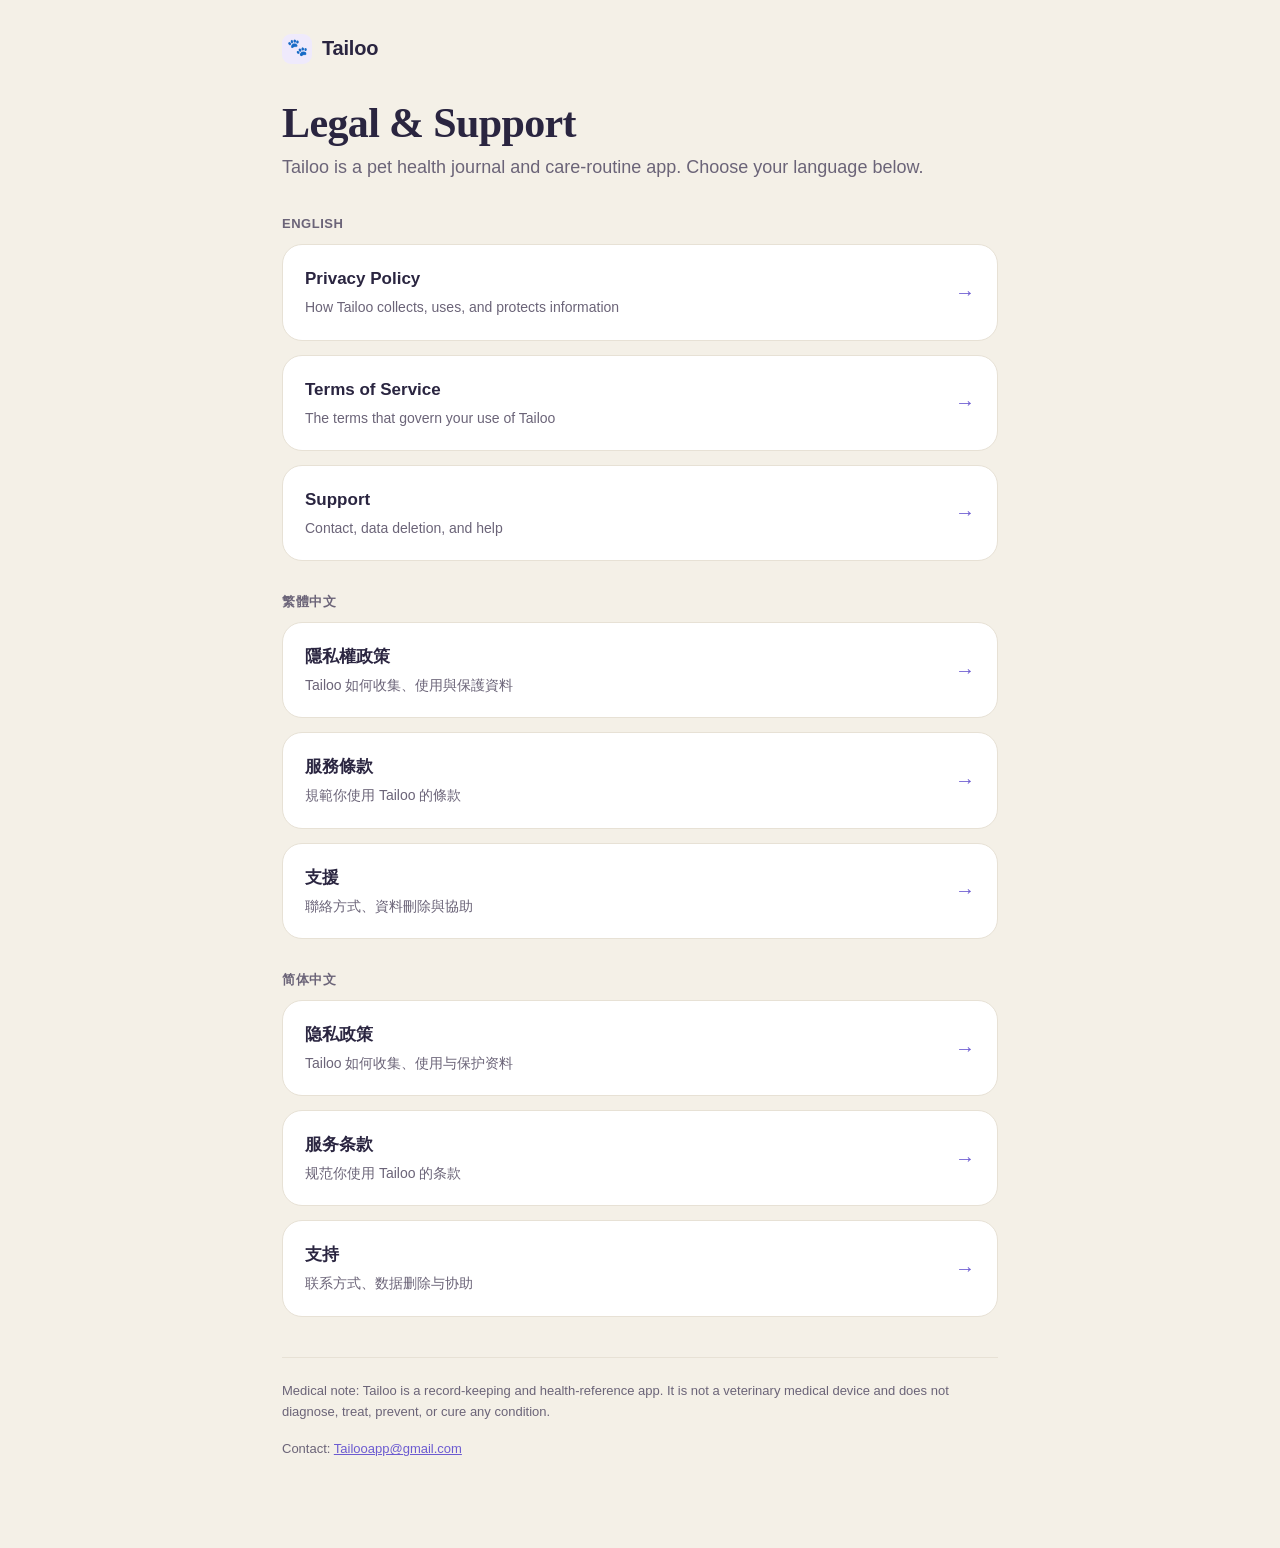
<file: index.html>
<!DOCTYPE html>
<html lang="en">
<head>
<meta charset="utf-8">
<meta name="viewport" content="width=device-width, initial-scale=1">
<title>Tailoo — Legal &amp; Support</title>
<meta name="description" content="Tailoo pet health journal — Privacy Policy, Terms of Service, and Support in English, 繁體中文, and 简体中文.">
<link rel="stylesheet" href="assets/style.css">
</head>
<body>
<main class="wrap">
  <div class="topbar">
    <span class="brand"><span class="paw">🐾</span> Tailoo</span>
  </div>

  <h1>Legal &amp; Support</h1>
  <p class="lede">Tailoo is a pet health journal and care‑routine app. Choose your language below.</p>

  <p class="langcol-title">English</p>
  <div class="grid">
    <a class="linkcard" href="en/privacy.html"><span><span class="t">Privacy Policy</span><span class="d">How Tailoo collects, uses, and protects information</span></span><span class="arrow">→</span></a>
    <a class="linkcard" href="en/terms.html"><span><span class="t">Terms of Service</span><span class="d">The terms that govern your use of Tailoo</span></span><span class="arrow">→</span></a>
    <a class="linkcard" href="en/support.html"><span><span class="t">Support</span><span class="d">Contact, data deletion, and help</span></span><span class="arrow">→</span></a>
  </div>

  <p class="langcol-title">繁體中文</p>
  <div class="grid">
    <a class="linkcard" href="zh-Hant/privacy.html"><span><span class="t">隱私權政策</span><span class="d">Tailoo 如何收集、使用與保護資料</span></span><span class="arrow">→</span></a>
    <a class="linkcard" href="zh-Hant/terms.html"><span><span class="t">服務條款</span><span class="d">規範你使用 Tailoo 的條款</span></span><span class="arrow">→</span></a>
    <a class="linkcard" href="zh-Hant/support.html"><span><span class="t">支援</span><span class="d">聯絡方式、資料刪除與協助</span></span><span class="arrow">→</span></a>
  </div>

  <p class="langcol-title">简体中文</p>
  <div class="grid">
    <a class="linkcard" href="zh-Hans/privacy.html"><span><span class="t">隐私政策</span><span class="d">Tailoo 如何收集、使用与保护资料</span></span><span class="arrow">→</span></a>
    <a class="linkcard" href="zh-Hans/terms.html"><span><span class="t">服务条款</span><span class="d">规范你使用 Tailoo 的条款</span></span><span class="arrow">→</span></a>
    <a class="linkcard" href="zh-Hans/support.html"><span><span class="t">支持</span><span class="d">联系方式、数据删除与协助</span></span><span class="arrow">→</span></a>
  </div>

  <div class="footer">
    <p>Medical note: Tailoo is a record‑keeping and health‑reference app. It is not a veterinary medical device and does not diagnose, treat, prevent, or cure any condition.</p>
    <p>Contact: <a href="mailto:Tailooapp@gmail.com">Tailooapp@gmail.com</a></p>
  </div>
</main>
</body>
</html>
</file>
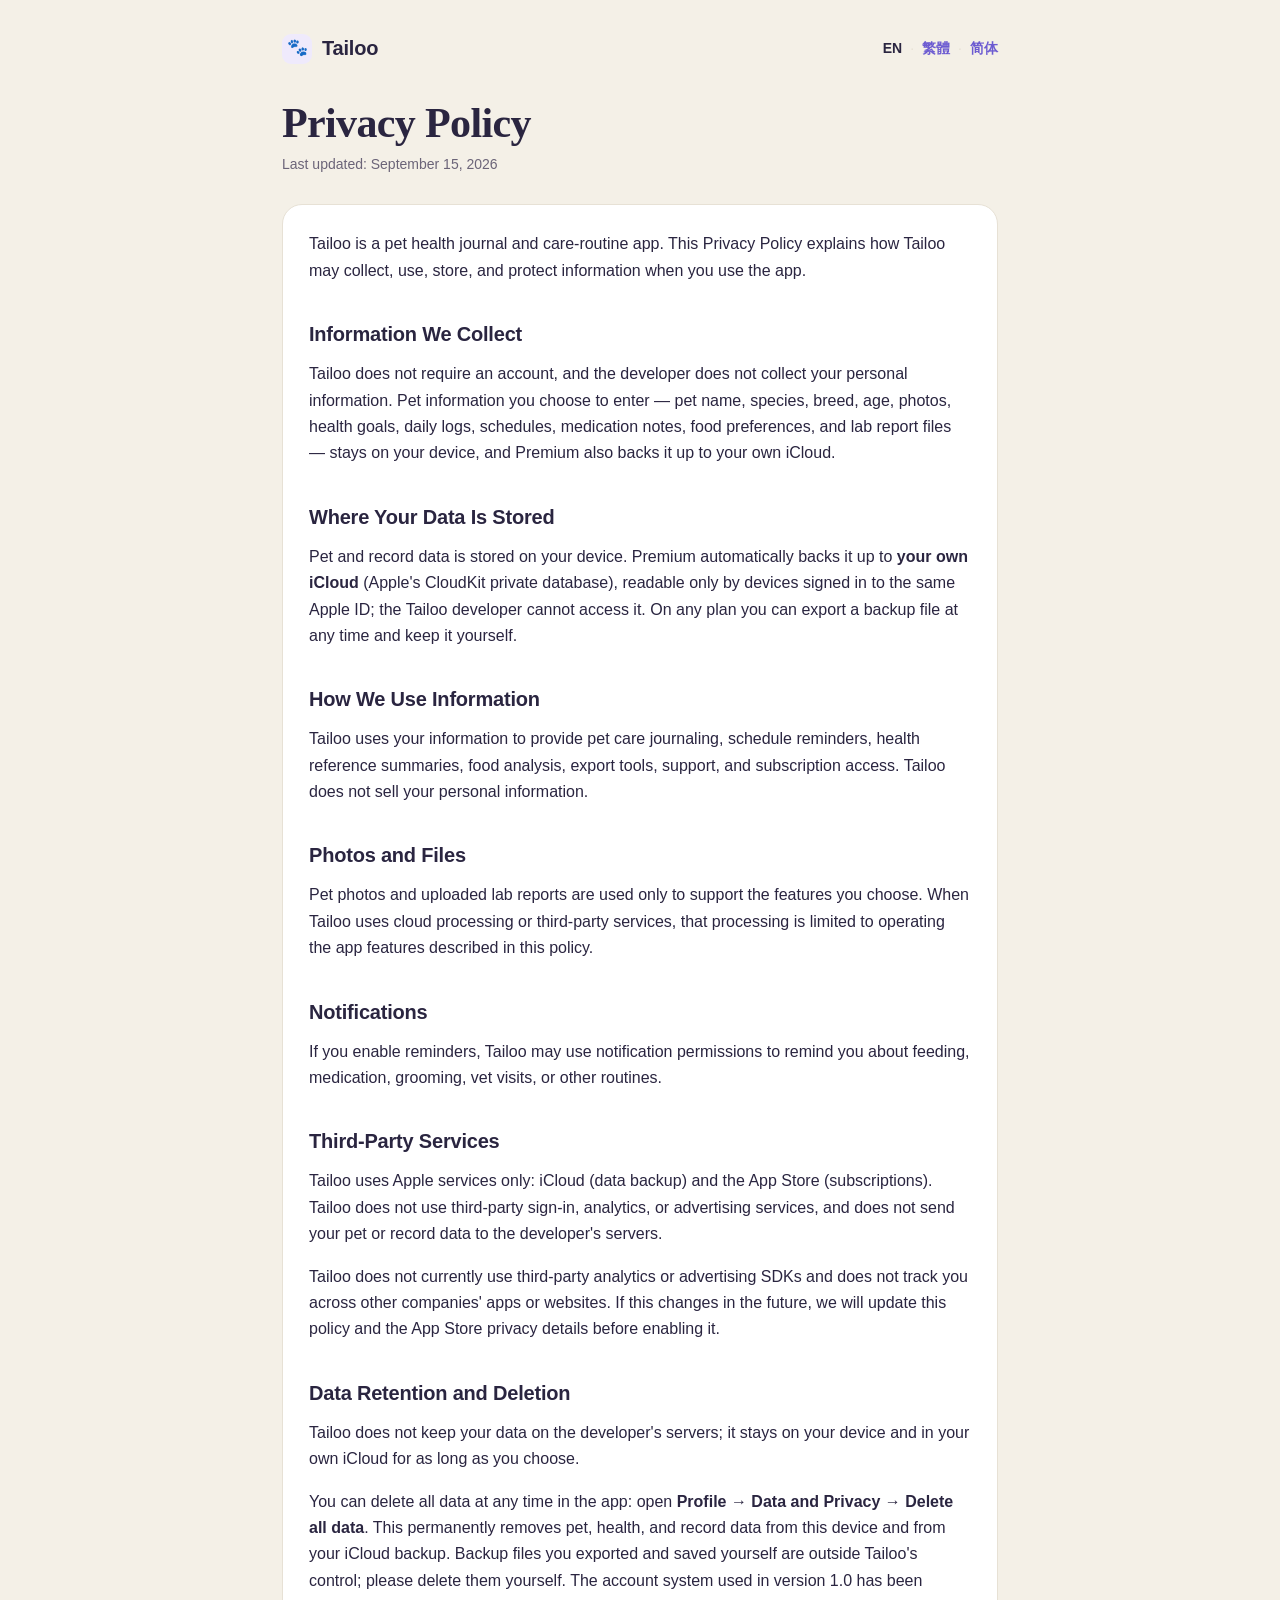
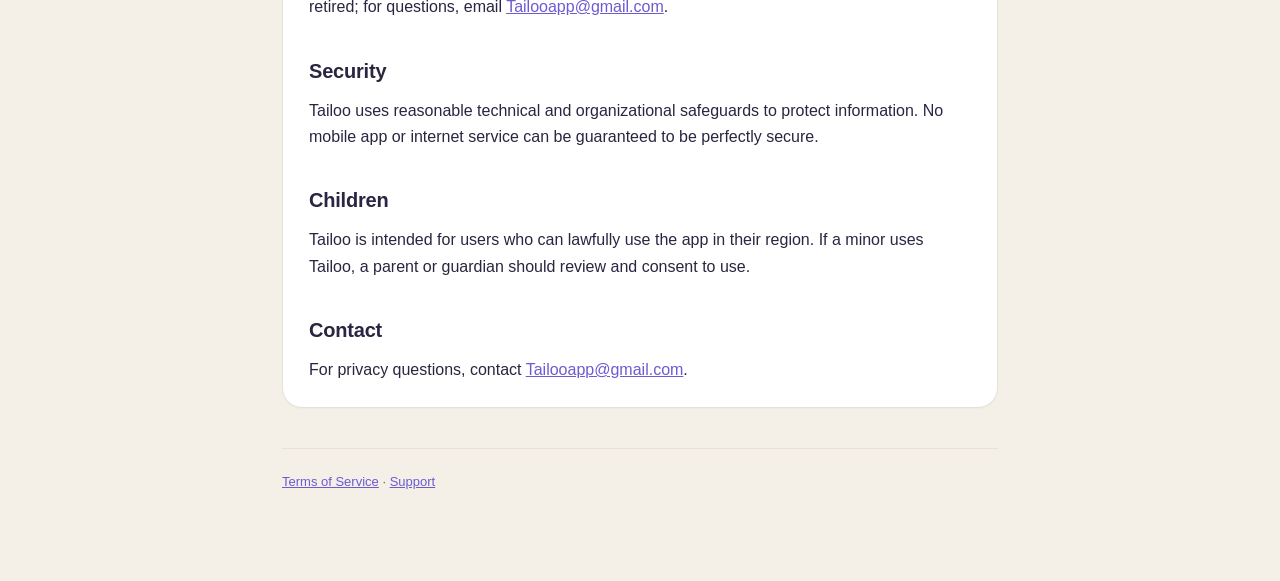
<file: en/privacy.html>
<!DOCTYPE html>
<html lang="en">
<head>
<meta charset="utf-8">
<meta name="viewport" content="width=device-width, initial-scale=1">
<title>Privacy Policy — Tailoo</title>
<meta name="description" content="Tailoo Privacy Policy — how the pet health journal app collects, uses, stores, and protects information.">
<link rel="stylesheet" href="../assets/style.css">
</head>
<body>
<main class="wrap">
  <div class="topbar">
    <a class="brand" href="../index.html"><span class="paw">🐾</span> Tailoo</a>
    <nav class="langnav"><a class="active">EN</a><span class="sep">·</span><a href="../zh-Hant/privacy.html">繁體</a><span class="sep">·</span><a href="../zh-Hans/privacy.html">简体</a></nav>
  </div>

  <h1>Privacy Policy</h1>
  <p class="updated">Last updated: September 15, 2026</p>

  <div class="card">
    <p>Tailoo is a pet health journal and care‑routine app. This Privacy Policy explains how Tailoo may collect, use, store, and protect information when you use the app.</p>

    <h2>Information We Collect</h2>
    <p>Tailoo does not require an account, and the developer does not collect your personal information. Pet information you choose to enter — pet name, species, breed, age, photos, health goals, daily logs, schedules, medication notes, food preferences, and lab report files — stays on your device, and Premium also backs it up to your own iCloud.</p>

    <h2>Where Your Data Is Stored</h2>
    <p>Pet and record data is stored on your device. Premium automatically backs it up to <strong>your own iCloud</strong> (Apple's CloudKit private database), readable only by devices signed in to the same Apple ID; the Tailoo developer cannot access it. On any plan you can export a backup file at any time and keep it yourself.</p>

    <h2>How We Use Information</h2>
    <p>Tailoo uses your information to provide pet care journaling, schedule reminders, health reference summaries, food analysis, export tools, support, and subscription access. Tailoo does not sell your personal information.</p>

    <h2>Photos and Files</h2>
    <p>Pet photos and uploaded lab reports are used only to support the features you choose. When Tailoo uses cloud processing or third‑party services, that processing is limited to operating the app features described in this policy.</p>

    <h2>Notifications</h2>
    <p>If you enable reminders, Tailoo may use notification permissions to remind you about feeding, medication, grooming, vet visits, or other routines.</p>

    <h2>Third‑Party Services</h2>
    <p>Tailoo uses Apple services only: iCloud (data backup) and the App Store (subscriptions). Tailoo does not use third‑party sign‑in, analytics, or advertising services, and does not send your pet or record data to the developer's servers.</p>
    <p>Tailoo does not currently use third‑party analytics or advertising SDKs and does not track you across other companies' apps or websites. If this changes in the future, we will update this policy and the App Store privacy details before enabling it.</p>

    <h2>Data Retention and Deletion</h2>
    <p>Tailoo does not keep your data on the developer's servers; it stays on your device and in your own iCloud for as long as you choose.</p>
    <p>You can delete all data at any time in the app: open <strong>Profile → Data and Privacy → Delete all data</strong>. This permanently removes pet, health, and record data from this device and from your iCloud backup. Backup files you exported and saved yourself are outside Tailoo's control; please delete them yourself. The account system used in version 1.0 has been retired; for questions, email <a href="mailto:Tailooapp@gmail.com">Tailooapp@gmail.com</a>.</p>

    <h2>Security</h2>
    <p>Tailoo uses reasonable technical and organizational safeguards to protect information. No mobile app or internet service can be guaranteed to be perfectly secure.</p>

    <h2>Children</h2>
    <p>Tailoo is intended for users who can lawfully use the app in their region. If a minor uses Tailoo, a parent or guardian should review and consent to use.</p>

    <h2>Contact</h2>
    <p>For privacy questions, contact <a href="mailto:Tailooapp@gmail.com">Tailooapp@gmail.com</a>.</p>
  </div>

  <div class="footer">
    <p><a href="terms.html">Terms of Service</a> · <a href="support.html">Support</a></p>
  </div>
</main>
</body>
</html>
</file>
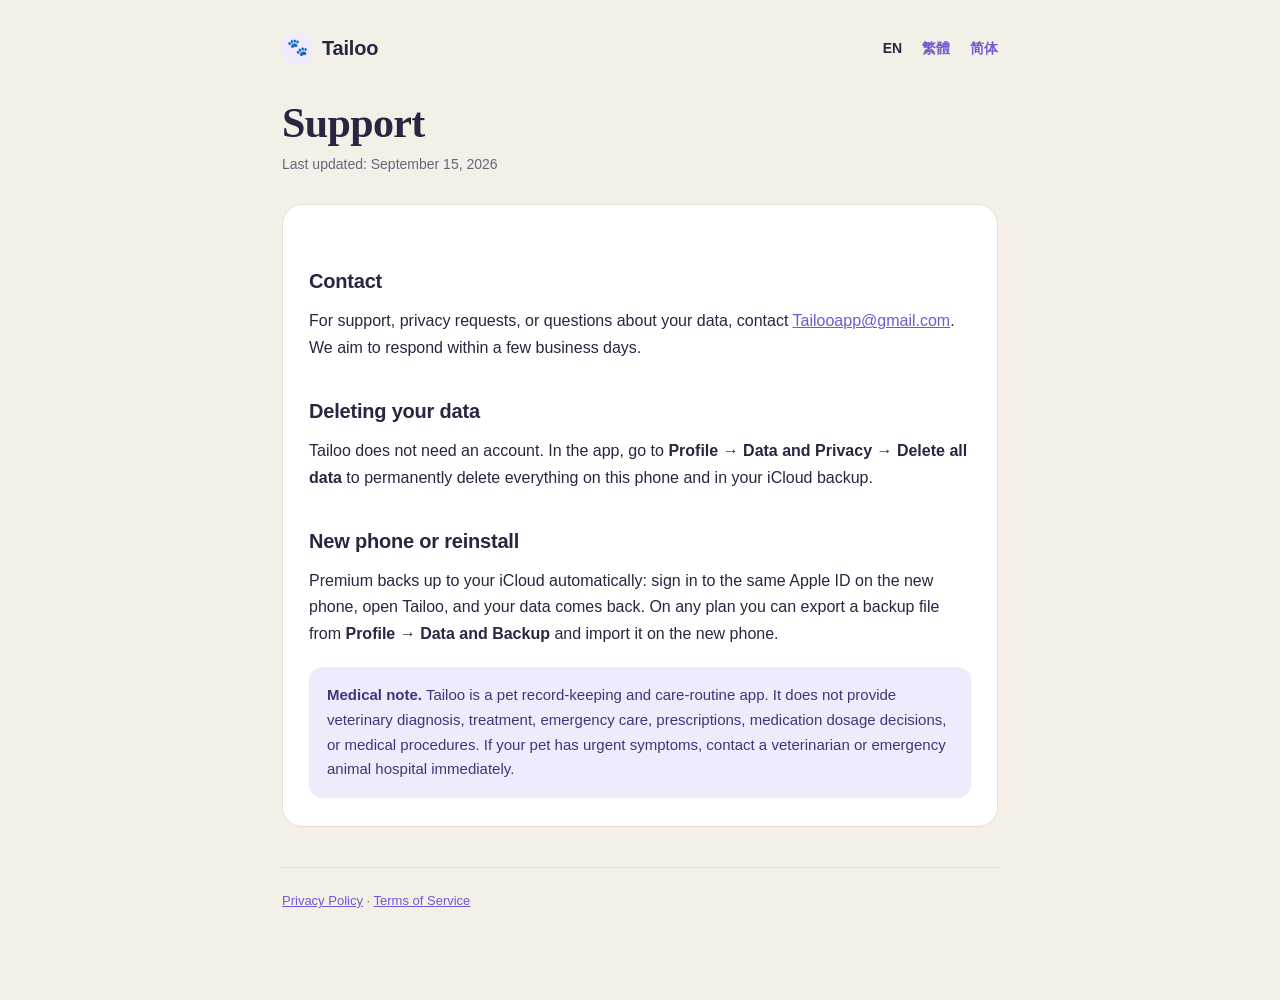
<file: en/support.html>
<!DOCTYPE html>
<html lang="en">
<head>
<meta charset="utf-8">
<meta name="viewport" content="width=device-width, initial-scale=1">
<title>Support — Tailoo</title>
<meta name="description" content="Tailoo support — contact, account deletion, and help for the pet health journal app.">
<link rel="stylesheet" href="../assets/style.css">
</head>
<body>
<main class="wrap">
  <div class="topbar">
    <a class="brand" href="../index.html"><span class="paw">🐾</span> Tailoo</a>
    <nav class="langnav"><a class="active">EN</a><span class="sep">·</span><a href="../zh-Hant/support.html">繁體</a><span class="sep">·</span><a href="../zh-Hans/support.html">简体</a></nav>
  </div>

  <h1>Support</h1>
  <p class="updated">Last updated: September 15, 2026</p>

  <div class="card">
    <h2>Contact</h2>
    <p>For support, privacy requests, or questions about your data, contact <a href="mailto:Tailooapp@gmail.com">Tailooapp@gmail.com</a>. We aim to respond within a few business days.</p>

    <h2>Deleting your data</h2>
    <p>Tailoo does not need an account. In the app, go to <strong>Profile → Data and Privacy → Delete all data</strong> to permanently delete everything on this phone and in your iCloud backup.</p>
    <h2>New phone or reinstall</h2>
    <p>Premium backs up to your iCloud automatically: sign in to the same Apple ID on the new phone, open Tailoo, and your data comes back. On any plan you can export a backup file from <strong>Profile → Data and Backup</strong> and import it on the new phone.</p>

    <div class="note">
      <strong>Medical note.</strong> Tailoo is a pet record‑keeping and care‑routine app. It does not provide veterinary diagnosis, treatment, emergency care, prescriptions, medication dosage decisions, or medical procedures. If your pet has urgent symptoms, contact a veterinarian or emergency animal hospital immediately.
    </div>
  </div>

  <div class="footer">
    <p><a href="privacy.html">Privacy Policy</a> · <a href="terms.html">Terms of Service</a></p>
  </div>
</main>
</body>
</html>
</file>
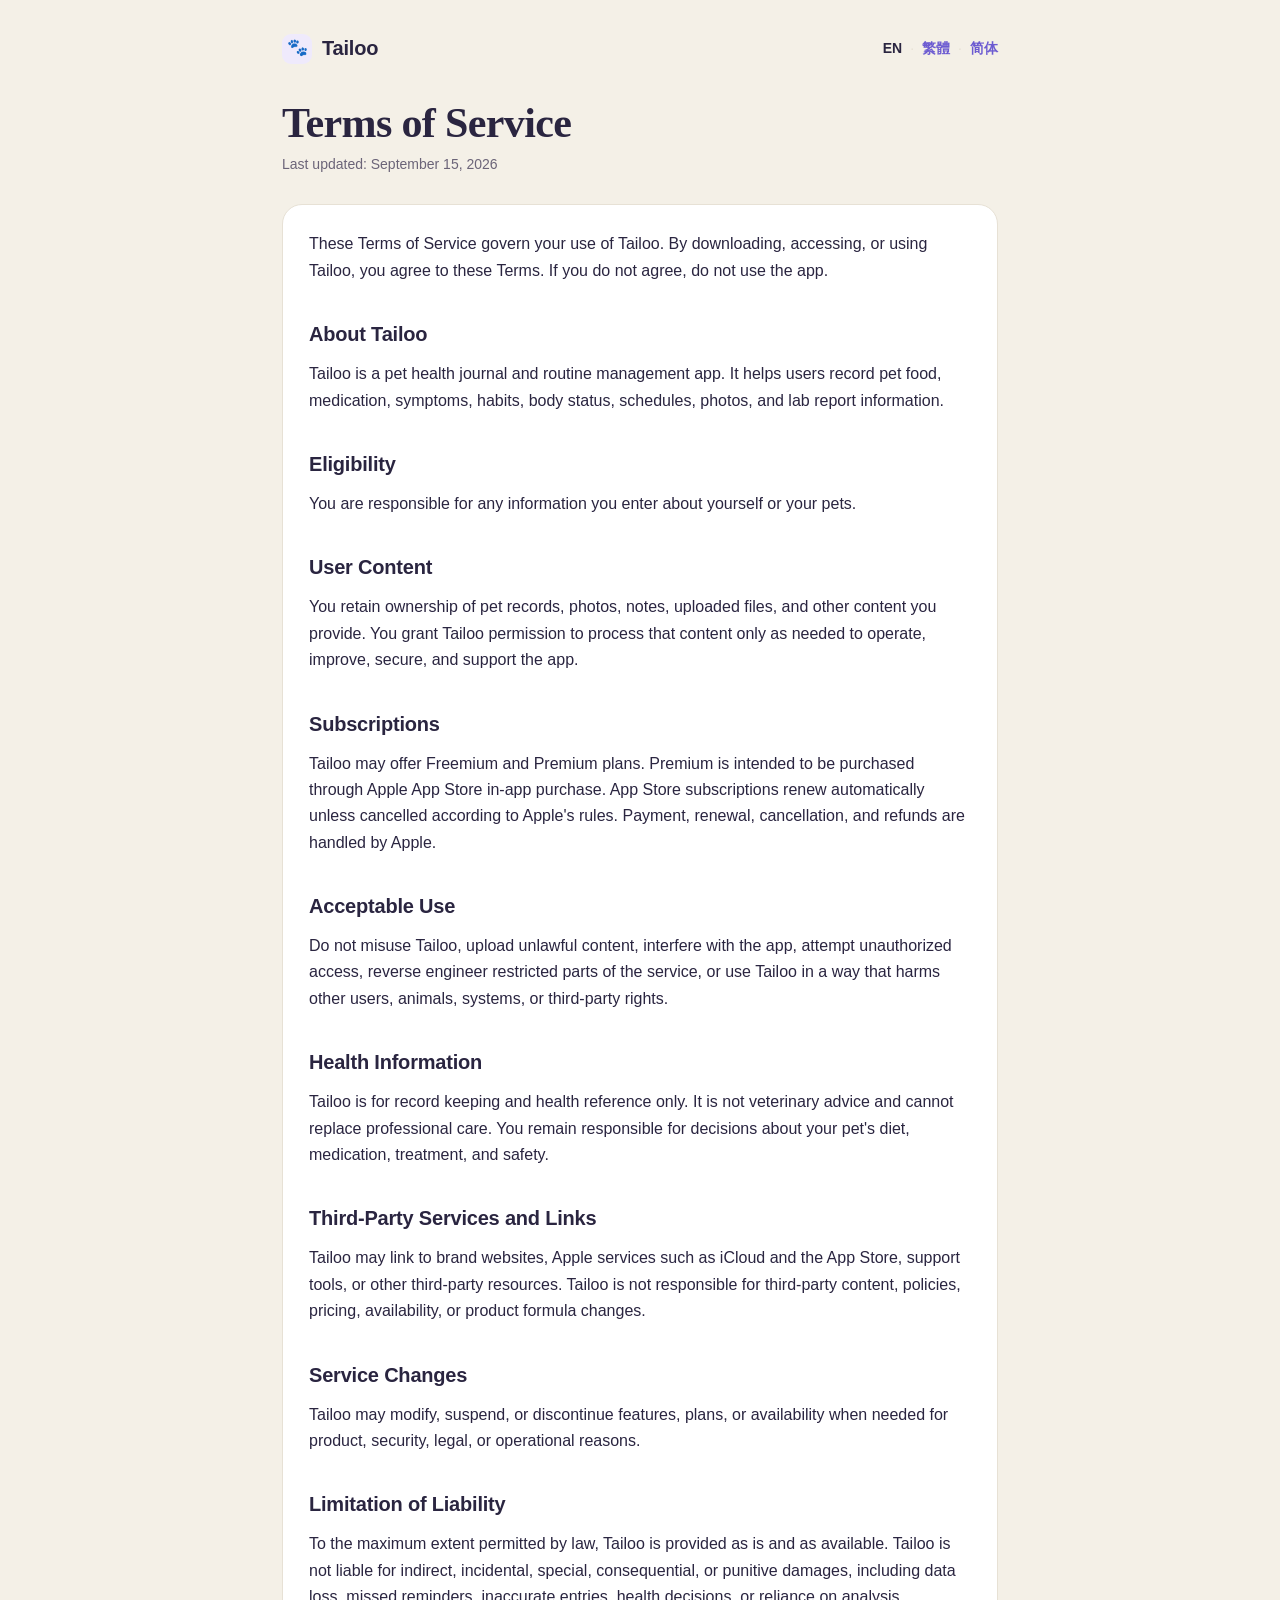
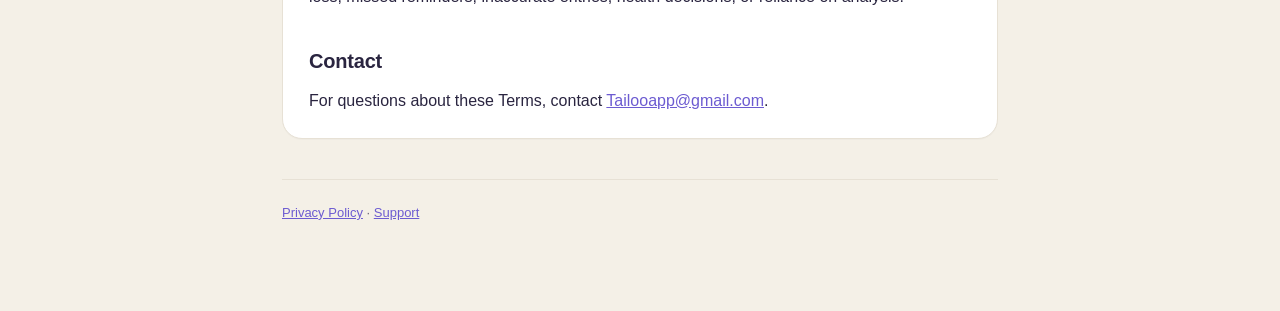
<file: en/terms.html>
<!DOCTYPE html>
<html lang="en">
<head>
<meta charset="utf-8">
<meta name="viewport" content="width=device-width, initial-scale=1">
<title>Terms of Service — Tailoo</title>
<meta name="description" content="Tailoo Terms of Service — the terms that govern your use of the pet health journal app.">
<link rel="stylesheet" href="../assets/style.css">
</head>
<body>
<main class="wrap">
  <div class="topbar">
    <a class="brand" href="../index.html"><span class="paw">🐾</span> Tailoo</a>
    <nav class="langnav"><a class="active">EN</a><span class="sep">·</span><a href="../zh-Hant/terms.html">繁體</a><span class="sep">·</span><a href="../zh-Hans/terms.html">简体</a></nav>
  </div>

  <h1>Terms of Service</h1>
  <p class="updated">Last updated: September 15, 2026</p>

  <div class="card">
    <p>These Terms of Service govern your use of Tailoo. By downloading, accessing, or using Tailoo, you agree to these Terms. If you do not agree, do not use the app.</p>

    <h2>About Tailoo</h2>
    <p>Tailoo is a pet health journal and routine management app. It helps users record pet food, medication, symptoms, habits, body status, schedules, photos, and lab report information.</p>

    <h2>Eligibility</h2>
    <p>You are responsible for any information you enter about yourself or your pets.</p>

    <h2>User Content</h2>
    <p>You retain ownership of pet records, photos, notes, uploaded files, and other content you provide. You grant Tailoo permission to process that content only as needed to operate, improve, secure, and support the app.</p>

    <h2>Subscriptions</h2>
    <p>Tailoo may offer Freemium and Premium plans. Premium is intended to be purchased through Apple App Store in‑app purchase. App Store subscriptions renew automatically unless cancelled according to Apple's rules. Payment, renewal, cancellation, and refunds are handled by Apple.</p>

    <h2>Acceptable Use</h2>
    <p>Do not misuse Tailoo, upload unlawful content, interfere with the app, attempt unauthorized access, reverse engineer restricted parts of the service, or use Tailoo in a way that harms other users, animals, systems, or third‑party rights.</p>

    <h2>Health Information</h2>
    <p>Tailoo is for record keeping and health reference only. It is not veterinary advice and cannot replace professional care. You remain responsible for decisions about your pet's diet, medication, treatment, and safety.</p>

    <h2>Third‑Party Services and Links</h2>
    <p>Tailoo may link to brand websites, Apple services such as iCloud and the App Store, support tools, or other third‑party resources. Tailoo is not responsible for third‑party content, policies, pricing, availability, or product formula changes.</p>

    <h2>Service Changes</h2>
    <p>Tailoo may modify, suspend, or discontinue features, plans, or availability when needed for product, security, legal, or operational reasons.</p>

    <h2>Limitation of Liability</h2>
    <p>To the maximum extent permitted by law, Tailoo is provided as is and as available. Tailoo is not liable for indirect, incidental, special, consequential, or punitive damages, including data loss, missed reminders, inaccurate entries, health decisions, or reliance on analysis.</p>

    <h2>Contact</h2>
    <p>For questions about these Terms, contact <a href="mailto:Tailooapp@gmail.com">Tailooapp@gmail.com</a>.</p>
  </div>

  <div class="footer">
    <p><a href="privacy.html">Privacy Policy</a> · <a href="support.html">Support</a></p>
  </div>
</main>
</body>
</html>
</file>
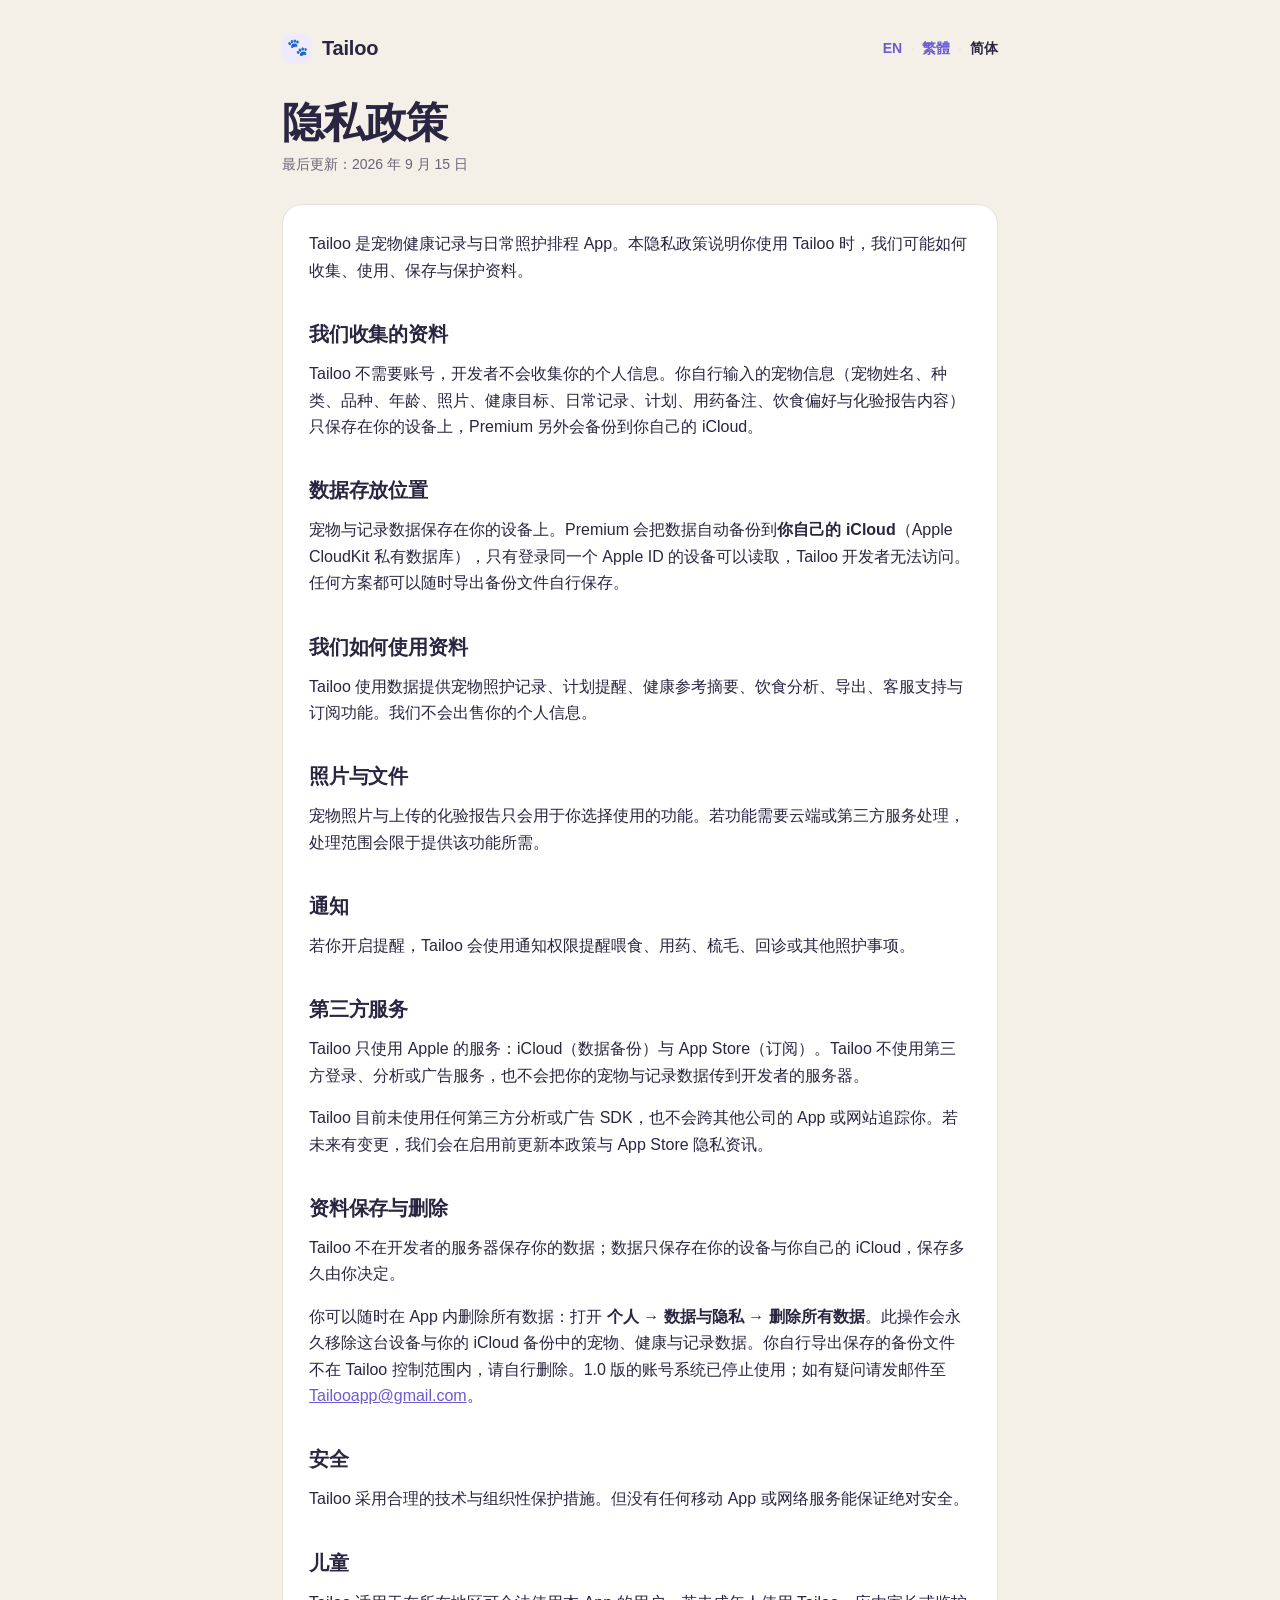
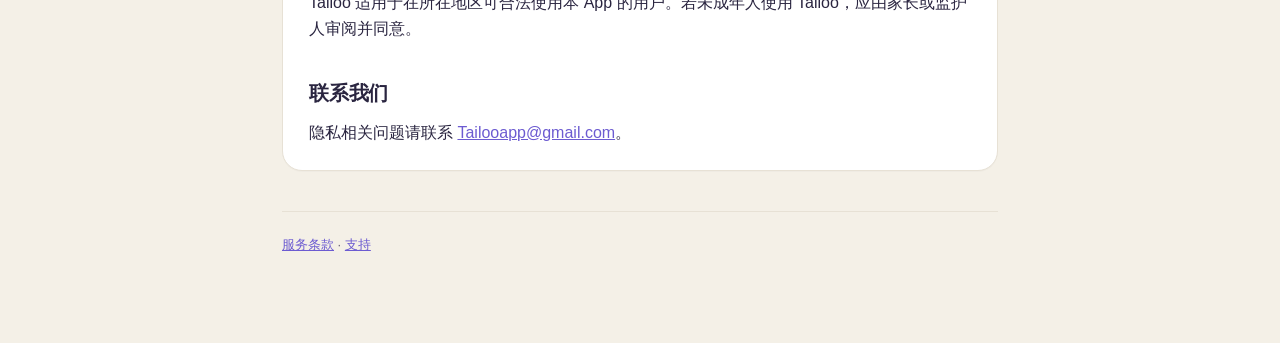
<file: zh-Hans/privacy.html>
<!DOCTYPE html>
<html lang="zh-Hans">
<head>
<meta charset="utf-8">
<meta name="viewport" content="width=device-width, initial-scale=1">
<title>隐私政策 — Tailoo</title>
<meta name="description" content="Tailoo 隐私政策——宠物健康记录 App 如何收集、使用、保存与保护资料。">
<link rel="stylesheet" href="../assets/style.css">
</head>
<body>
<main class="wrap">
  <div class="topbar">
    <a class="brand" href="../index.html"><span class="paw">🐾</span> Tailoo</a>
    <nav class="langnav"><a href="../en/privacy.html">EN</a><span class="sep">·</span><a href="../zh-Hant/privacy.html">繁體</a><span class="sep">·</span><a class="active">简体</a></nav>
  </div>

  <h1>隐私政策</h1>
  <p class="updated">最后更新：2026 年 9 月 15 日</p>

  <div class="card">
    <p>Tailoo 是宠物健康记录与日常照护排程 App。本隐私政策说明你使用 Tailoo 时，我们可能如何收集、使用、保存与保护资料。</p>

    <h2>我们收集的资料</h2>
    <p>Tailoo 不需要账号，开发者不会收集你的个人信息。你自行输入的宠物信息（宠物姓名、种类、品种、年龄、照片、健康目标、日常记录、计划、用药备注、饮食偏好与化验报告内容）只保存在你的设备上，Premium 另外会备份到你自己的 iCloud。</p>

    <h2>数据存放位置</h2>
    <p>宠物与记录数据保存在你的设备上。Premium 会把数据自动备份到<strong>你自己的 iCloud</strong>（Apple CloudKit 私有数据库），只有登录同一个 Apple ID 的设备可以读取，Tailoo 开发者无法访问。任何方案都可以随时导出备份文件自行保存。</p>

    <h2>我们如何使用资料</h2>
    <p>Tailoo 使用数据提供宠物照护记录、计划提醒、健康参考摘要、饮食分析、导出、客服支持与订阅功能。我们不会出售你的个人信息。</p>

    <h2>照片与文件</h2>
    <p>宠物照片与上传的化验报告只会用于你选择使用的功能。若功能需要云端或第三方服务处理，处理范围会限于提供该功能所需。</p>

    <h2>通知</h2>
    <p>若你开启提醒，Tailoo 会使用通知权限提醒喂食、用药、梳毛、回诊或其他照护事项。</p>

    <h2>第三方服务</h2>
    <p>Tailoo 只使用 Apple 的服务：iCloud（数据备份）与 App Store（订阅）。Tailoo 不使用第三方登录、分析或广告服务，也不会把你的宠物与记录数据传到开发者的服务器。</p>
    <p>Tailoo 目前未使用任何第三方分析或广告 SDK，也不会跨其他公司的 App 或网站追踪你。若未来有变更，我们会在启用前更新本政策与 App Store 隐私资讯。</p>

    <h2>资料保存与删除</h2>
    <p>Tailoo 不在开发者的服务器保存你的数据；数据只保存在你的设备与你自己的 iCloud，保存多久由你决定。</p>
    <p>你可以随时在 App 内删除所有数据：打开 <strong>个人 → 数据与隐私 → 删除所有数据</strong>。此操作会永久移除这台设备与你的 iCloud 备份中的宠物、健康与记录数据。你自行导出保存的备份文件不在 Tailoo 控制范围内，请自行删除。1.0 版的账号系统已停止使用；如有疑问请发邮件至 <a href="mailto:Tailooapp@gmail.com">Tailooapp@gmail.com</a>。</p>

    <h2>安全</h2>
    <p>Tailoo 采用合理的技术与组织性保护措施。但没有任何移动 App 或网络服务能保证绝对安全。</p>

    <h2>儿童</h2>
    <p>Tailoo 适用于在所在地区可合法使用本 App 的用户。若未成年人使用 Tailoo，应由家长或监护人审阅并同意。</p>

    <h2>联系我们</h2>
    <p>隐私相关问题请联系 <a href="mailto:Tailooapp@gmail.com">Tailooapp@gmail.com</a>。</p>
  </div>

  <div class="footer">
    <p><a href="terms.html">服务条款</a> · <a href="support.html">支持</a></p>
  </div>
</main>
</body>
</html>
</file>
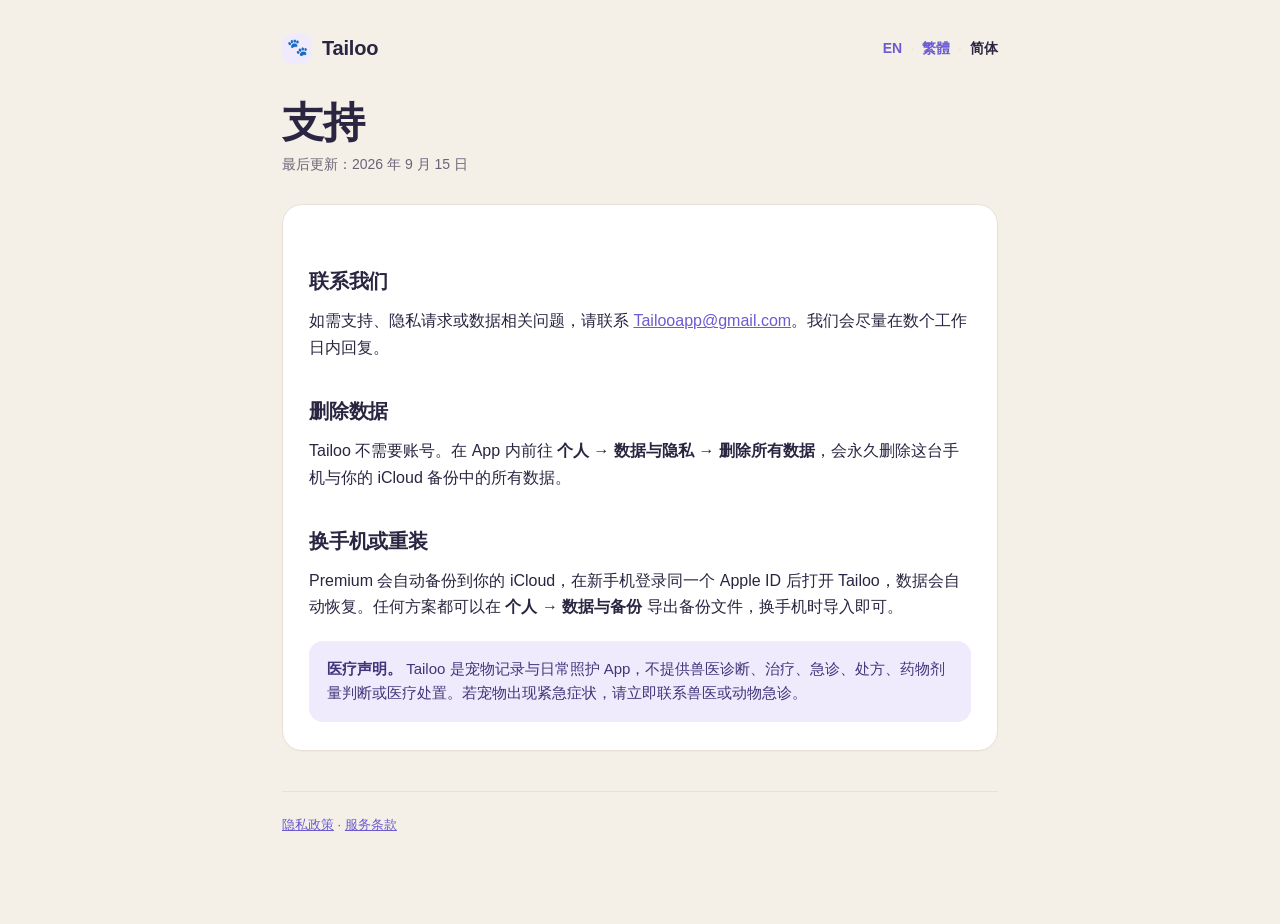
<file: zh-Hans/support.html>
<!DOCTYPE html>
<html lang="zh-Hans">
<head>
<meta charset="utf-8">
<meta name="viewport" content="width=device-width, initial-scale=1">
<title>支持 — Tailoo</title>
<meta name="description" content="Tailoo 支持——联系方式、账号删除与协助。">
<link rel="stylesheet" href="../assets/style.css">
</head>
<body>
<main class="wrap">
  <div class="topbar">
    <a class="brand" href="../index.html"><span class="paw">🐾</span> Tailoo</a>
    <nav class="langnav"><a href="../en/support.html">EN</a><span class="sep">·</span><a href="../zh-Hant/support.html">繁體</a><span class="sep">·</span><a class="active">简体</a></nav>
  </div>

  <h1>支持</h1>
  <p class="updated">最后更新：2026 年 9 月 15 日</p>

  <div class="card">
    <h2>联系我们</h2>
    <p>如需支持、隐私请求或数据相关问题，请联系 <a href="mailto:Tailooapp@gmail.com">Tailooapp@gmail.com</a>。我们会尽量在数个工作日内回复。</p>

    <h2>删除数据</h2>
    <p>Tailoo 不需要账号。在 App 内前往 <strong>个人 → 数据与隐私 → 删除所有数据</strong>，会永久删除这台手机与你的 iCloud 备份中的所有数据。</p>
    <h2>换手机或重装</h2>
    <p>Premium 会自动备份到你的 iCloud，在新手机登录同一个 Apple ID 后打开 Tailoo，数据会自动恢复。任何方案都可以在 <strong>个人 → 数据与备份</strong> 导出备份文件，换手机时导入即可。</p>

    <div class="note">
      <strong>医疗声明。</strong> Tailoo 是宠物记录与日常照护 App，不提供兽医诊断、治疗、急诊、处方、药物剂量判断或医疗处置。若宠物出现紧急症状，请立即联系兽医或动物急诊。
    </div>
  </div>

  <div class="footer">
    <p><a href="privacy.html">隐私政策</a> · <a href="terms.html">服务条款</a></p>
  </div>
</main>
</body>
</html>
</file>
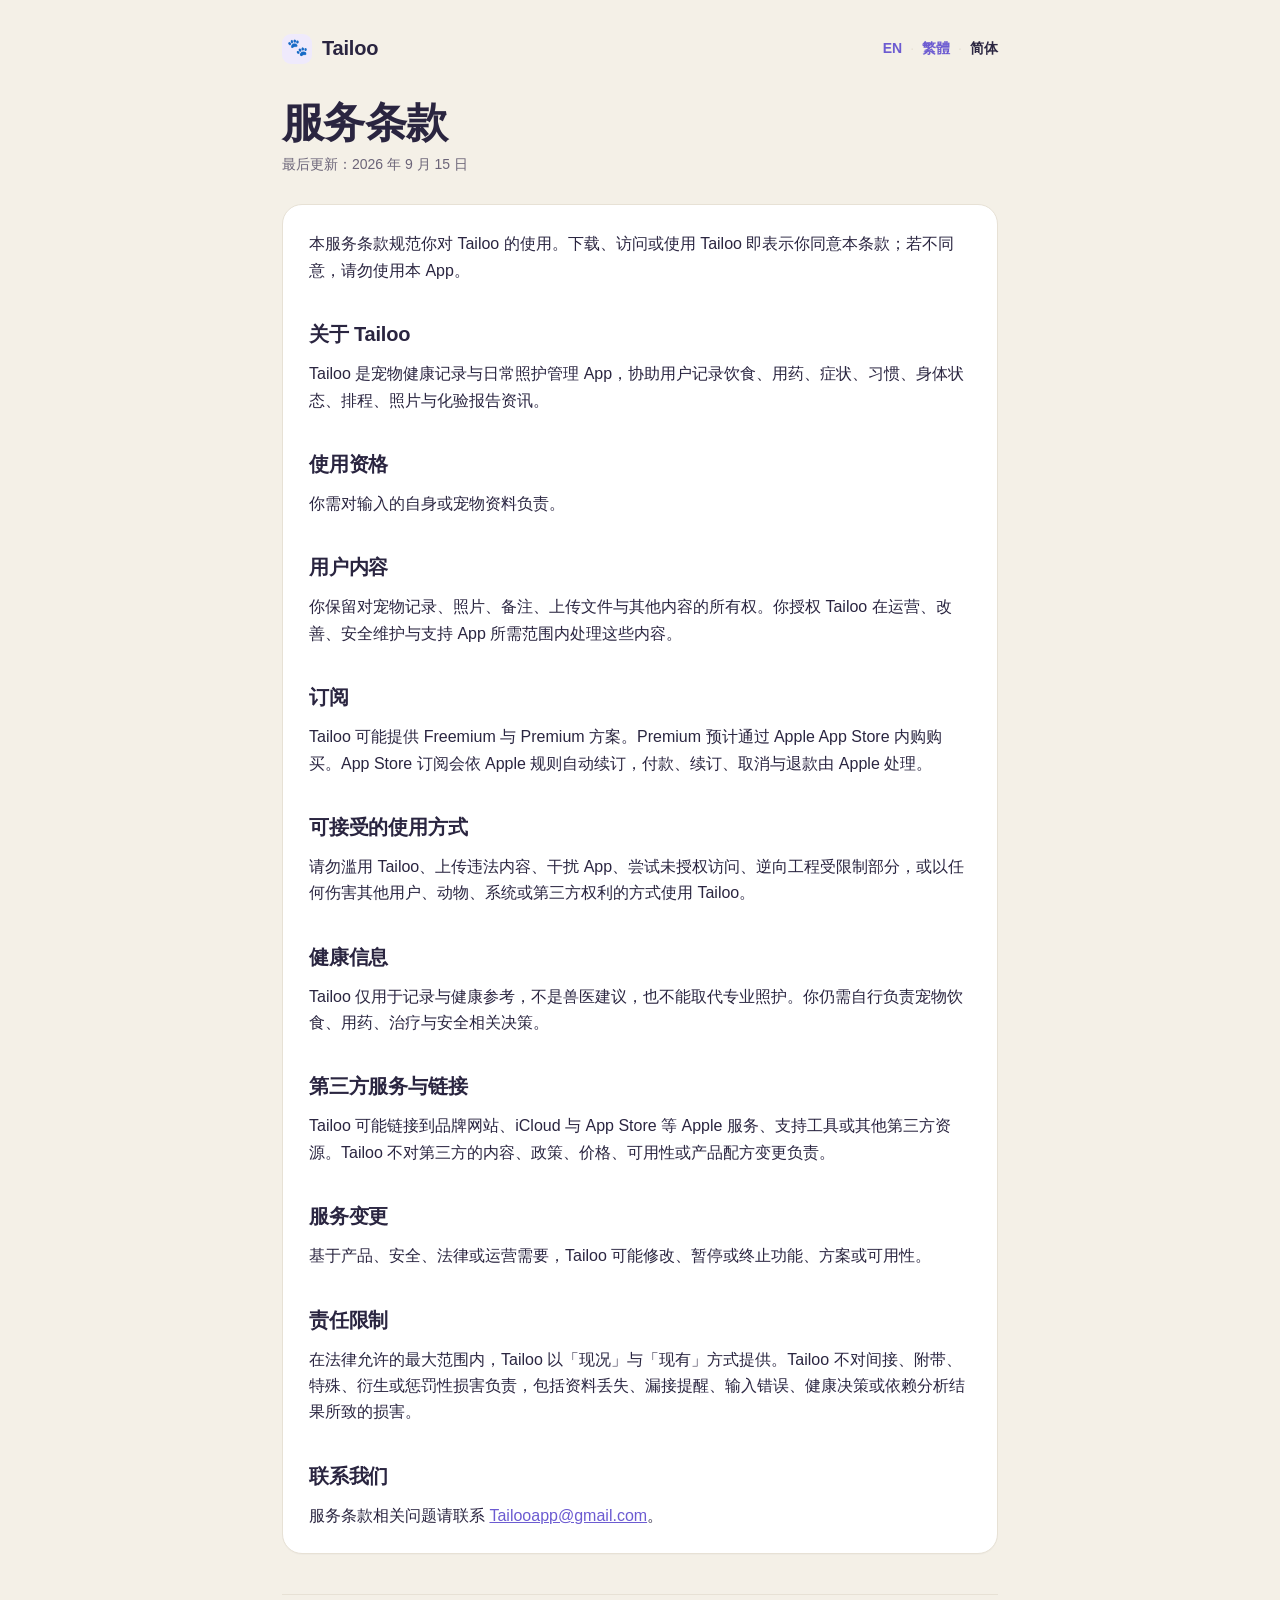
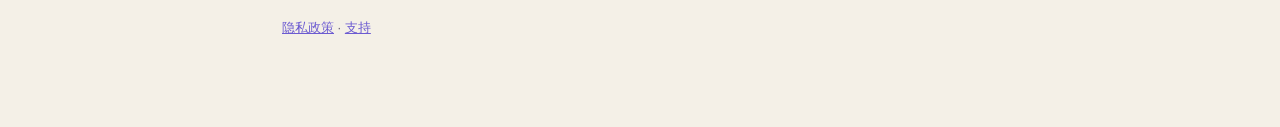
<file: zh-Hans/terms.html>
<!DOCTYPE html>
<html lang="zh-Hans">
<head>
<meta charset="utf-8">
<meta name="viewport" content="width=device-width, initial-scale=1">
<title>服务条款 — Tailoo</title>
<meta name="description" content="Tailoo 服务条款——规范你使用宠物健康记录 App 的条款。">
<link rel="stylesheet" href="../assets/style.css">
</head>
<body>
<main class="wrap">
  <div class="topbar">
    <a class="brand" href="../index.html"><span class="paw">🐾</span> Tailoo</a>
    <nav class="langnav"><a href="../en/terms.html">EN</a><span class="sep">·</span><a href="../zh-Hant/terms.html">繁體</a><span class="sep">·</span><a class="active">简体</a></nav>
  </div>

  <h1>服务条款</h1>
  <p class="updated">最后更新：2026 年 9 月 15 日</p>

  <div class="card">
    <p>本服务条款规范你对 Tailoo 的使用。下载、访问或使用 Tailoo 即表示你同意本条款；若不同意，请勿使用本 App。</p>

    <h2>关于 Tailoo</h2>
    <p>Tailoo 是宠物健康记录与日常照护管理 App，协助用户记录饮食、用药、症状、习惯、身体状态、排程、照片与化验报告资讯。</p>

    <h2>使用资格</h2>
    <p>你需对输入的自身或宠物资料负责。</p>

    <h2>用户内容</h2>
    <p>你保留对宠物记录、照片、备注、上传文件与其他内容的所有权。你授权 Tailoo 在运营、改善、安全维护与支持 App 所需范围内处理这些内容。</p>

    <h2>订阅</h2>
    <p>Tailoo 可能提供 Freemium 与 Premium 方案。Premium 预计通过 Apple App Store 内购购买。App Store 订阅会依 Apple 规则自动续订，付款、续订、取消与退款由 Apple 处理。</p>

    <h2>可接受的使用方式</h2>
    <p>请勿滥用 Tailoo、上传违法内容、干扰 App、尝试未授权访问、逆向工程受限制部分，或以任何伤害其他用户、动物、系统或第三方权利的方式使用 Tailoo。</p>

    <h2>健康信息</h2>
    <p>Tailoo 仅用于记录与健康参考，不是兽医建议，也不能取代专业照护。你仍需自行负责宠物饮食、用药、治疗与安全相关决策。</p>

    <h2>第三方服务与链接</h2>
    <p>Tailoo 可能链接到品牌网站、iCloud 与 App Store 等 Apple 服务、支持工具或其他第三方资源。Tailoo 不对第三方的内容、政策、价格、可用性或产品配方变更负责。</p>

    <h2>服务变更</h2>
    <p>基于产品、安全、法律或运营需要，Tailoo 可能修改、暂停或终止功能、方案或可用性。</p>

    <h2>责任限制</h2>
    <p>在法律允许的最大范围内，Tailoo 以「现况」与「现有」方式提供。Tailoo 不对间接、附带、特殊、衍生或惩罚性损害负责，包括资料丢失、漏接提醒、输入错误、健康决策或依赖分析结果所致的损害。</p>

    <h2>联系我们</h2>
    <p>服务条款相关问题请联系 <a href="mailto:Tailooapp@gmail.com">Tailooapp@gmail.com</a>。</p>
  </div>

  <div class="footer">
    <p><a href="privacy.html">隐私政策</a> · <a href="support.html">支持</a></p>
  </div>
</main>
</body>
</html>
</file>
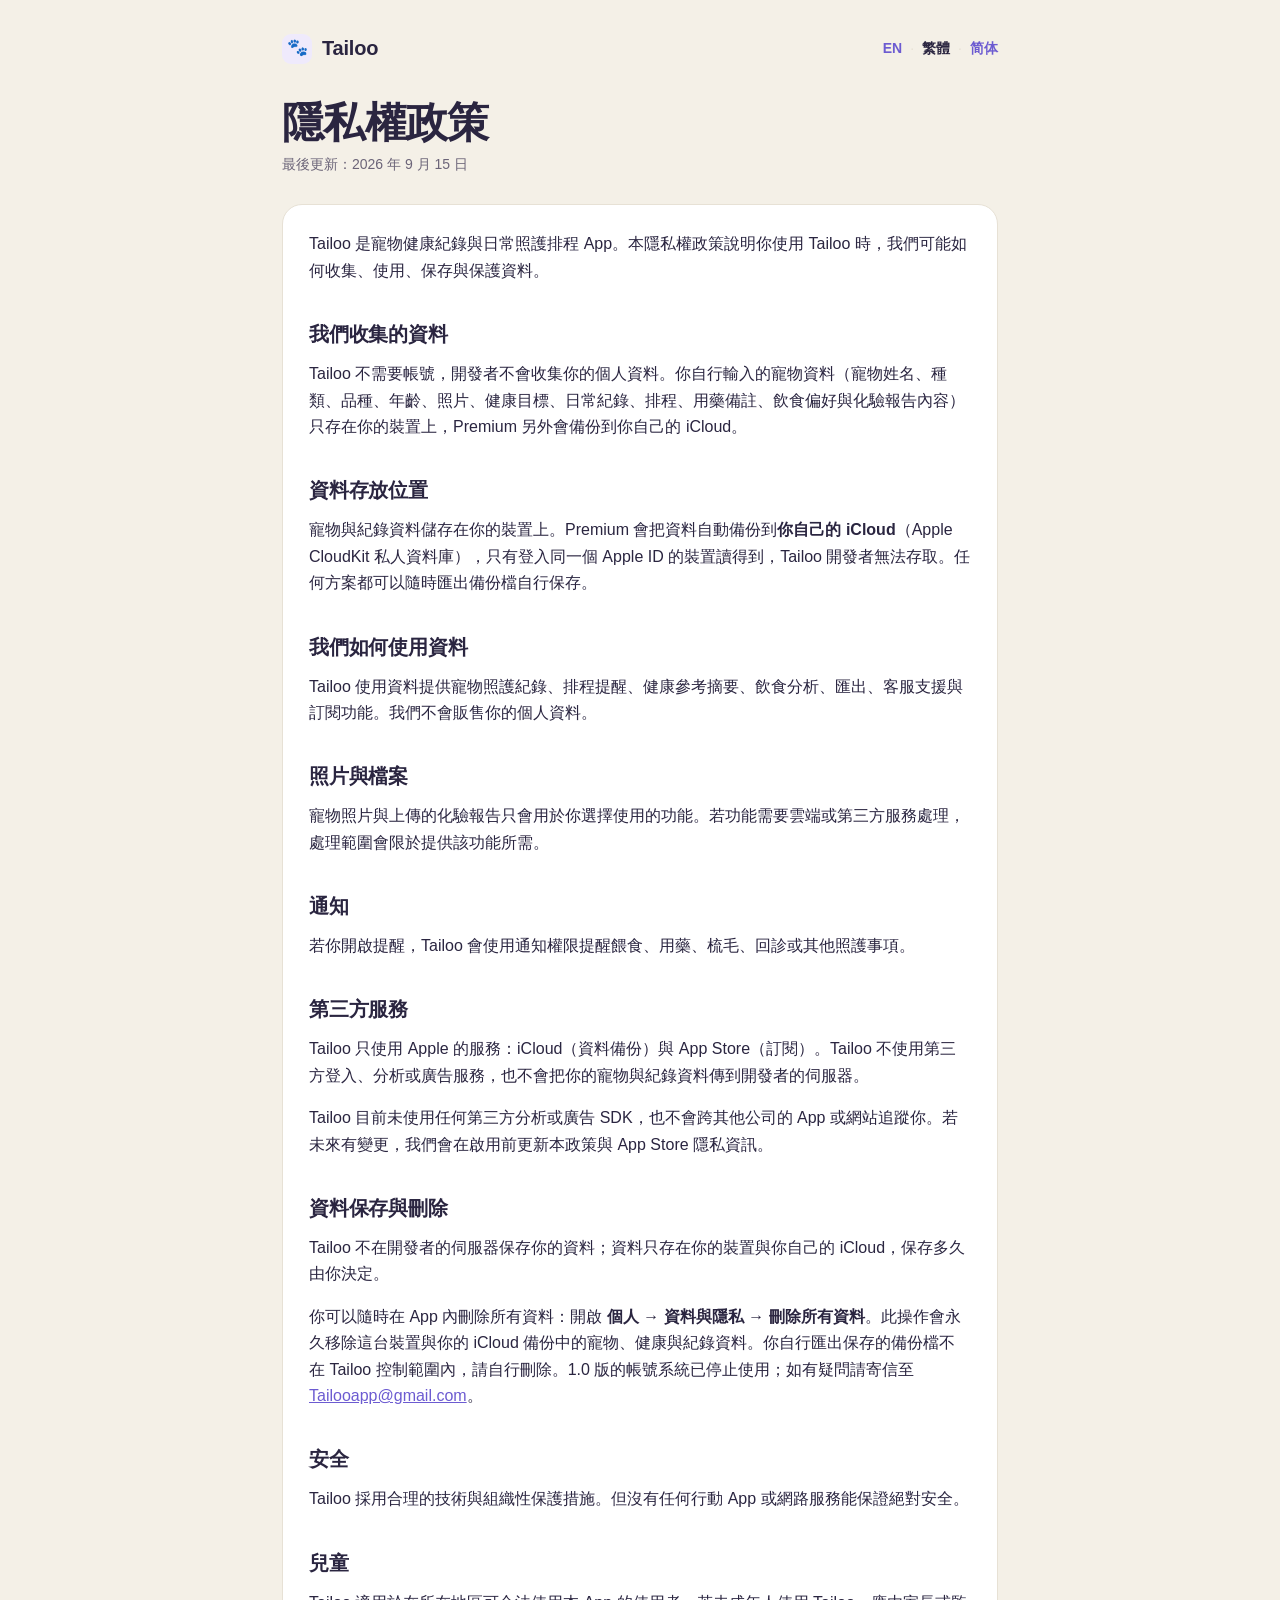
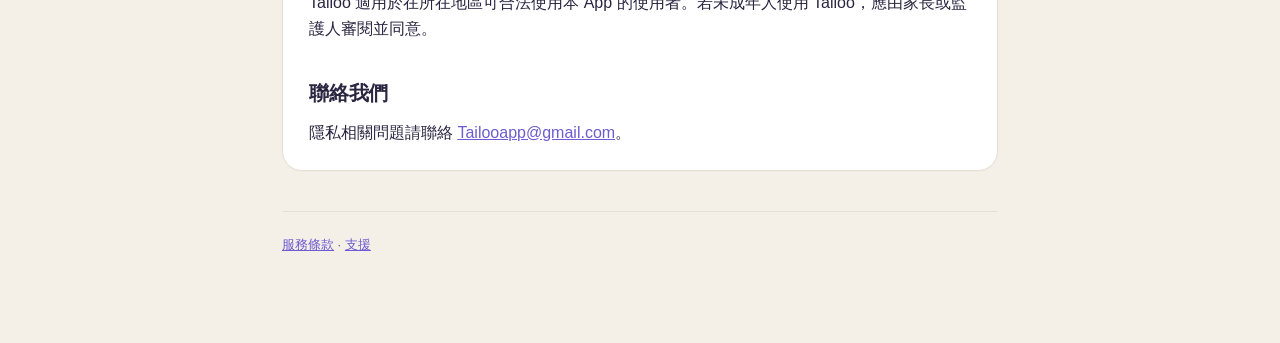
<file: zh-Hant/privacy.html>
<!DOCTYPE html>
<html lang="zh-Hant">
<head>
<meta charset="utf-8">
<meta name="viewport" content="width=device-width, initial-scale=1">
<title>隱私權政策 — Tailoo</title>
<meta name="description" content="Tailoo 隱私權政策——寵物健康紀錄 App 如何收集、使用、保存與保護資料。">
<link rel="stylesheet" href="../assets/style.css">
</head>
<body>
<main class="wrap">
  <div class="topbar">
    <a class="brand" href="../index.html"><span class="paw">🐾</span> Tailoo</a>
    <nav class="langnav"><a href="../en/privacy.html">EN</a><span class="sep">·</span><a class="active">繁體</a><span class="sep">·</span><a href="../zh-Hans/privacy.html">简体</a></nav>
  </div>

  <h1>隱私權政策</h1>
  <p class="updated">最後更新：2026 年 9 月 15 日</p>

  <div class="card">
    <p>Tailoo 是寵物健康紀錄與日常照護排程 App。本隱私權政策說明你使用 Tailoo 時，我們可能如何收集、使用、保存與保護資料。</p>

    <h2>我們收集的資料</h2>
    <p>Tailoo 不需要帳號，開發者不會收集你的個人資料。你自行輸入的寵物資料（寵物姓名、種類、品種、年齡、照片、健康目標、日常紀錄、排程、用藥備註、飲食偏好與化驗報告內容）只存在你的裝置上，Premium 另外會備份到你自己的 iCloud。</p>

    <h2>資料存放位置</h2>
    <p>寵物與紀錄資料儲存在你的裝置上。Premium 會把資料自動備份到<strong>你自己的 iCloud</strong>（Apple CloudKit 私人資料庫），只有登入同一個 Apple ID 的裝置讀得到，Tailoo 開發者無法存取。任何方案都可以隨時匯出備份檔自行保存。</p>

    <h2>我們如何使用資料</h2>
    <p>Tailoo 使用資料提供寵物照護紀錄、排程提醒、健康參考摘要、飲食分析、匯出、客服支援與訂閱功能。我們不會販售你的個人資料。</p>

    <h2>照片與檔案</h2>
    <p>寵物照片與上傳的化驗報告只會用於你選擇使用的功能。若功能需要雲端或第三方服務處理，處理範圍會限於提供該功能所需。</p>

    <h2>通知</h2>
    <p>若你開啟提醒，Tailoo 會使用通知權限提醒餵食、用藥、梳毛、回診或其他照護事項。</p>

    <h2>第三方服務</h2>
    <p>Tailoo 只使用 Apple 的服務：iCloud（資料備份）與 App Store（訂閱）。Tailoo 不使用第三方登入、分析或廣告服務，也不會把你的寵物與紀錄資料傳到開發者的伺服器。</p>
    <p>Tailoo 目前未使用任何第三方分析或廣告 SDK，也不會跨其他公司的 App 或網站追蹤你。若未來有變更，我們會在啟用前更新本政策與 App Store 隱私資訊。</p>

    <h2>資料保存與刪除</h2>
    <p>Tailoo 不在開發者的伺服器保存你的資料；資料只存在你的裝置與你自己的 iCloud，保存多久由你決定。</p>
    <p>你可以隨時在 App 內刪除所有資料：開啟 <strong>個人 → 資料與隱私 → 刪除所有資料</strong>。此操作會永久移除這台裝置與你的 iCloud 備份中的寵物、健康與紀錄資料。你自行匯出保存的備份檔不在 Tailoo 控制範圍內，請自行刪除。1.0 版的帳號系統已停止使用；如有疑問請寄信至 <a href="mailto:Tailooapp@gmail.com">Tailooapp@gmail.com</a>。</p>

    <h2>安全</h2>
    <p>Tailoo 採用合理的技術與組織性保護措施。但沒有任何行動 App 或網路服務能保證絕對安全。</p>

    <h2>兒童</h2>
    <p>Tailoo 適用於在所在地區可合法使用本 App 的使用者。若未成年人使用 Tailoo，應由家長或監護人審閱並同意。</p>

    <h2>聯絡我們</h2>
    <p>隱私相關問題請聯絡 <a href="mailto:Tailooapp@gmail.com">Tailooapp@gmail.com</a>。</p>
  </div>

  <div class="footer">
    <p><a href="terms.html">服務條款</a> · <a href="support.html">支援</a></p>
  </div>
</main>
</body>
</html>
</file>
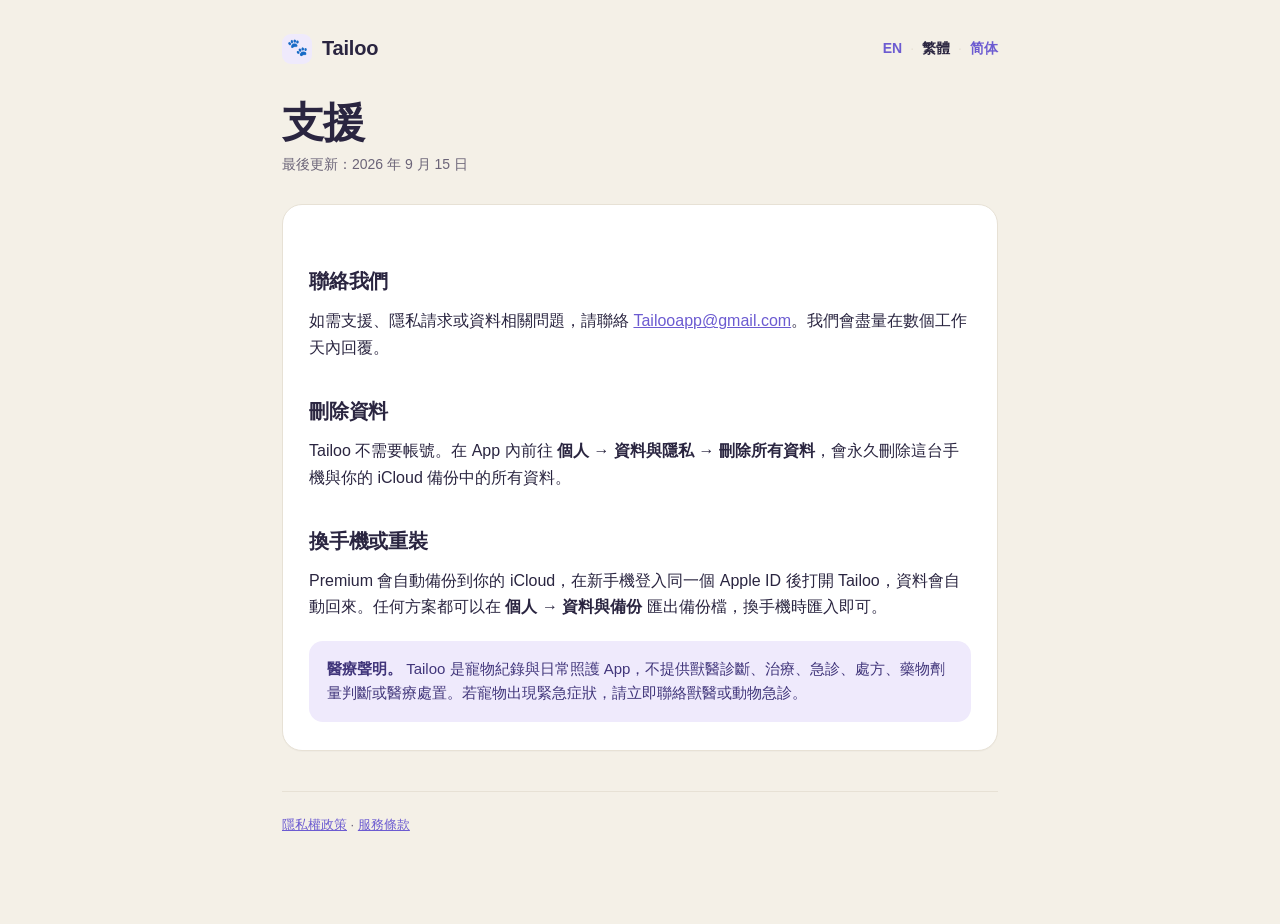
<file: zh-Hant/support.html>
<!DOCTYPE html>
<html lang="zh-Hant">
<head>
<meta charset="utf-8">
<meta name="viewport" content="width=device-width, initial-scale=1">
<title>支援 — Tailoo</title>
<meta name="description" content="Tailoo 支援——聯絡方式、帳號刪除與協助。">
<link rel="stylesheet" href="../assets/style.css">
</head>
<body>
<main class="wrap">
  <div class="topbar">
    <a class="brand" href="../index.html"><span class="paw">🐾</span> Tailoo</a>
    <nav class="langnav"><a href="../en/support.html">EN</a><span class="sep">·</span><a class="active">繁體</a><span class="sep">·</span><a href="../zh-Hans/support.html">简体</a></nav>
  </div>

  <h1>支援</h1>
  <p class="updated">最後更新：2026 年 9 月 15 日</p>

  <div class="card">
    <h2>聯絡我們</h2>
    <p>如需支援、隱私請求或資料相關問題，請聯絡 <a href="mailto:Tailooapp@gmail.com">Tailooapp@gmail.com</a>。我們會盡量在數個工作天內回覆。</p>

    <h2>刪除資料</h2>
    <p>Tailoo 不需要帳號。在 App 內前往 <strong>個人 → 資料與隱私 → 刪除所有資料</strong>，會永久刪除這台手機與你的 iCloud 備份中的所有資料。</p>
    <h2>換手機或重裝</h2>
    <p>Premium 會自動備份到你的 iCloud，在新手機登入同一個 Apple ID 後打開 Tailoo，資料會自動回來。任何方案都可以在 <strong>個人 → 資料與備份</strong> 匯出備份檔，換手機時匯入即可。</p>

    <div class="note">
      <strong>醫療聲明。</strong> Tailoo 是寵物紀錄與日常照護 App，不提供獸醫診斷、治療、急診、處方、藥物劑量判斷或醫療處置。若寵物出現緊急症狀，請立即聯絡獸醫或動物急診。
    </div>
  </div>

  <div class="footer">
    <p><a href="privacy.html">隱私權政策</a> · <a href="terms.html">服務條款</a></p>
  </div>
</main>
</body>
</html>
</file>
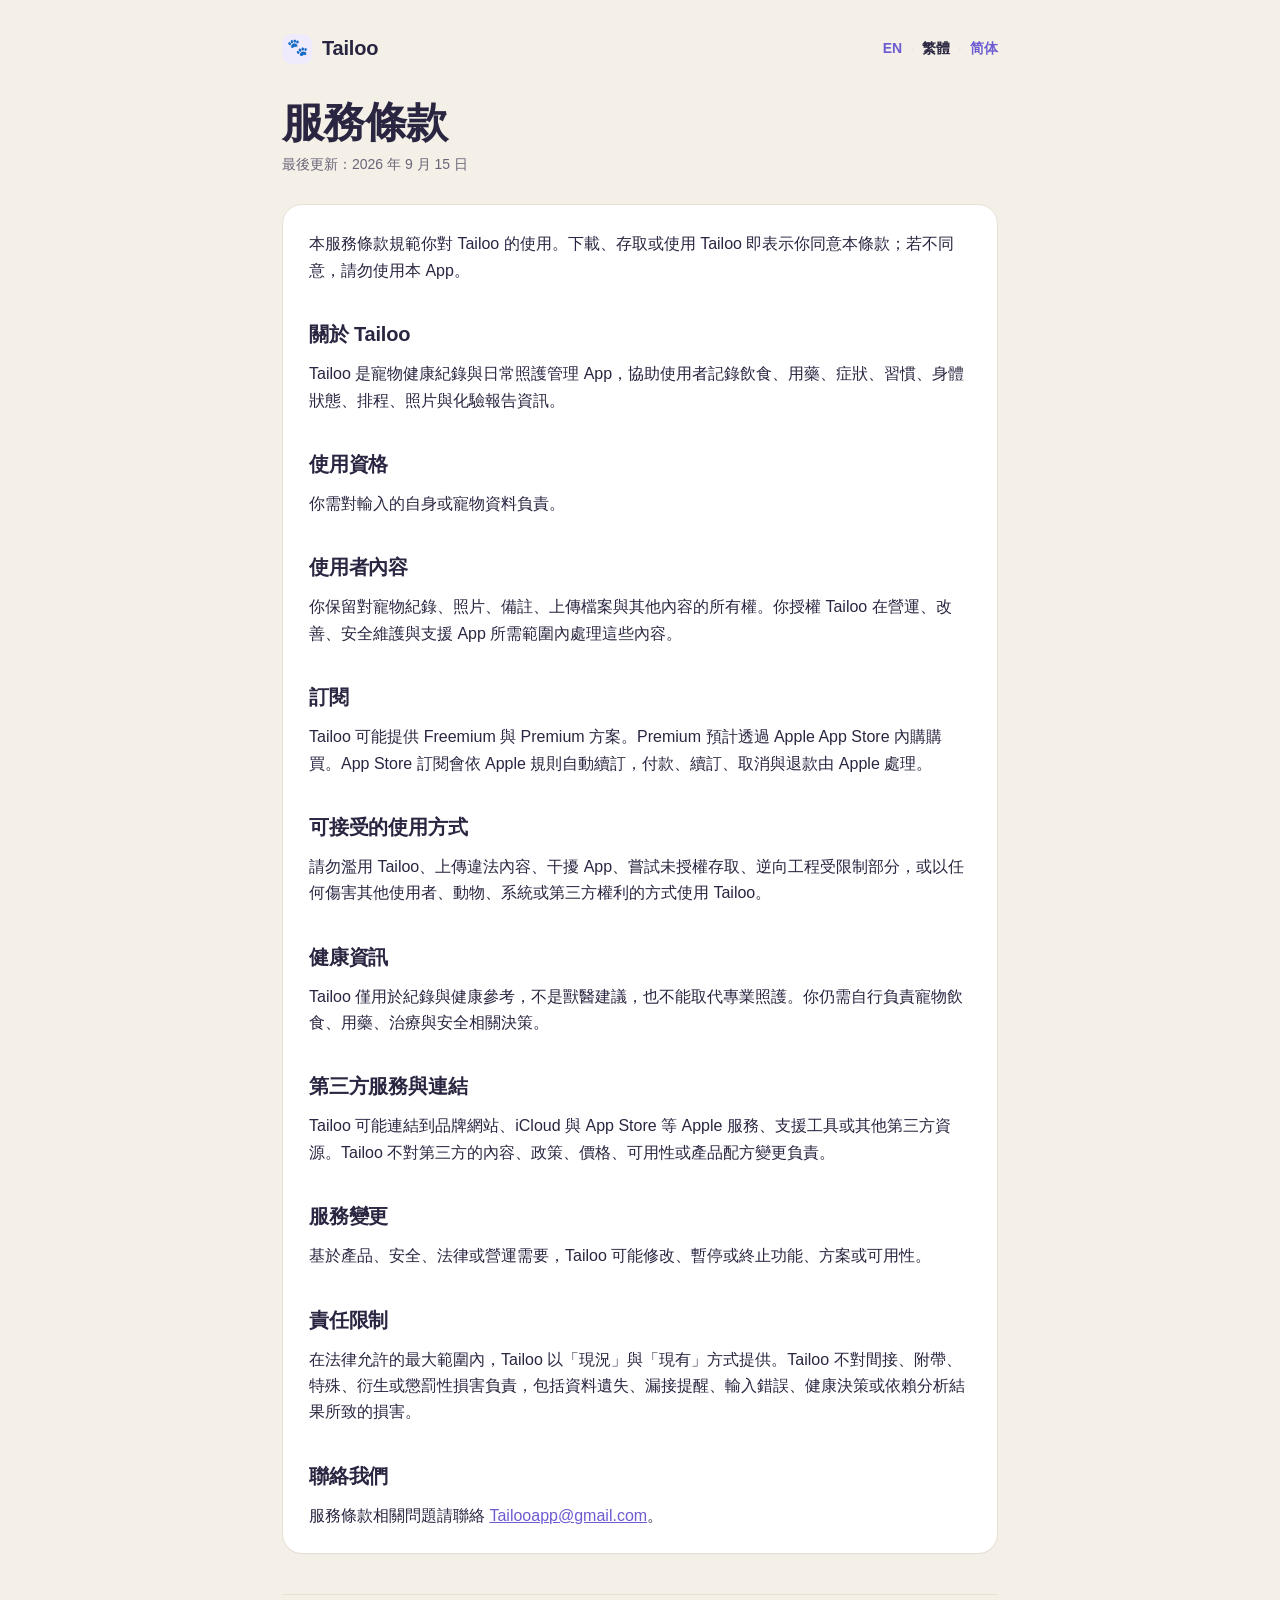
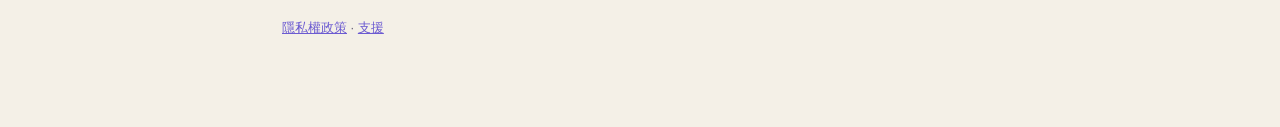
<file: zh-Hant/terms.html>
<!DOCTYPE html>
<html lang="zh-Hant">
<head>
<meta charset="utf-8">
<meta name="viewport" content="width=device-width, initial-scale=1">
<title>服務條款 — Tailoo</title>
<meta name="description" content="Tailoo 服務條款——規範你使用寵物健康紀錄 App 的條款。">
<link rel="stylesheet" href="../assets/style.css">
</head>
<body>
<main class="wrap">
  <div class="topbar">
    <a class="brand" href="../index.html"><span class="paw">🐾</span> Tailoo</a>
    <nav class="langnav"><a href="../en/terms.html">EN</a><span class="sep">·</span><a class="active">繁體</a><span class="sep">·</span><a href="../zh-Hans/terms.html">简体</a></nav>
  </div>

  <h1>服務條款</h1>
  <p class="updated">最後更新：2026 年 9 月 15 日</p>

  <div class="card">
    <p>本服務條款規範你對 Tailoo 的使用。下載、存取或使用 Tailoo 即表示你同意本條款；若不同意，請勿使用本 App。</p>

    <h2>關於 Tailoo</h2>
    <p>Tailoo 是寵物健康紀錄與日常照護管理 App，協助使用者記錄飲食、用藥、症狀、習慣、身體狀態、排程、照片與化驗報告資訊。</p>

    <h2>使用資格</h2>
    <p>你需對輸入的自身或寵物資料負責。</p>

    <h2>使用者內容</h2>
    <p>你保留對寵物紀錄、照片、備註、上傳檔案與其他內容的所有權。你授權 Tailoo 在營運、改善、安全維護與支援 App 所需範圍內處理這些內容。</p>

    <h2>訂閱</h2>
    <p>Tailoo 可能提供 Freemium 與 Premium 方案。Premium 預計透過 Apple App Store 內購購買。App Store 訂閱會依 Apple 規則自動續訂，付款、續訂、取消與退款由 Apple 處理。</p>

    <h2>可接受的使用方式</h2>
    <p>請勿濫用 Tailoo、上傳違法內容、干擾 App、嘗試未授權存取、逆向工程受限制部分，或以任何傷害其他使用者、動物、系統或第三方權利的方式使用 Tailoo。</p>

    <h2>健康資訊</h2>
    <p>Tailoo 僅用於紀錄與健康參考，不是獸醫建議，也不能取代專業照護。你仍需自行負責寵物飲食、用藥、治療與安全相關決策。</p>

    <h2>第三方服務與連結</h2>
    <p>Tailoo 可能連結到品牌網站、iCloud 與 App Store 等 Apple 服務、支援工具或其他第三方資源。Tailoo 不對第三方的內容、政策、價格、可用性或產品配方變更負責。</p>

    <h2>服務變更</h2>
    <p>基於產品、安全、法律或營運需要，Tailoo 可能修改、暫停或終止功能、方案或可用性。</p>

    <h2>責任限制</h2>
    <p>在法律允許的最大範圍內，Tailoo 以「現況」與「現有」方式提供。Tailoo 不對間接、附帶、特殊、衍生或懲罰性損害負責，包括資料遺失、漏接提醒、輸入錯誤、健康決策或依賴分析結果所致的損害。</p>

    <h2>聯絡我們</h2>
    <p>服務條款相關問題請聯絡 <a href="mailto:Tailooapp@gmail.com">Tailooapp@gmail.com</a>。</p>
  </div>

  <div class="footer">
    <p><a href="privacy.html">隱私權政策</a> · <a href="support.html">支援</a></p>
  </div>
</main>
</body>
</html>
</file>
<file: assets/style.css>
:root {
  --bg: #f4f0e7;
  --card: #ffffff;
  --ink: #2a2540;
  --muted: #6b6478;
  --accent: #6c5bd1;
  --accent-soft: #efeafc;
  --line: #e7e1d5;
  --radius: 20px;
  --maxw: 760px;
}

* { box-sizing: border-box; }

html { -webkit-text-size-adjust: 100%; }

body {
  margin: 0;
  background: var(--bg);
  color: var(--ink);
  font-family: -apple-system, BlinkMacSystemFont, "Segoe UI", Roboto,
    "Helvetica Neue", "PingFang TC", "Noto Sans TC", sans-serif;
  line-height: 1.65;
  -webkit-font-smoothing: antialiased;
}

.wrap {
  max-width: var(--maxw);
  margin: 0 auto;
  padding: 32px 22px 72px;
}

/* Brand header */
.brand {
  display: flex;
  align-items: center;
  gap: 10px;
  font-weight: 800;
  font-size: 20px;
  letter-spacing: -0.01em;
  color: var(--ink);
  text-decoration: none;
}
.brand .paw {
  width: 30px; height: 30px;
  display: grid; place-items: center;
  background: var(--accent-soft);
  border-radius: 9px;
  color: var(--accent);
  font-size: 17px;
}

.topbar {
  display: flex;
  align-items: center;
  justify-content: space-between;
  margin-bottom: 34px;
}
.back {
  color: var(--accent);
  text-decoration: none;
  font-weight: 600;
  font-size: 14px;
}
.back:hover { text-decoration: underline; }

/* Language switcher */
.langnav { font-size: 14px; color: var(--muted); display: flex; gap: 8px; align-items: center; }
.langnav a { color: var(--accent); text-decoration: none; font-weight: 600; }
.langnav a:hover { text-decoration: underline; }
.langnav a.active { color: var(--ink); text-decoration: none; cursor: default; }
.langnav .sep { color: var(--line); }

/* Landing language columns */
.langcol-title {
  font-size: 13px; font-weight: 700; letter-spacing: .04em;
  text-transform: uppercase; color: var(--muted); margin: 30px 0 10px;
}

/* Titles */
h1 {
  font-family: Georgia, "Times New Roman", "Songti TC", serif;
  font-size: clamp(30px, 6vw, 42px);
  line-height: 1.15;
  margin: 6px 0 6px;
  letter-spacing: -0.015em;
}
.updated {
  color: var(--muted);
  font-size: 14px;
  margin: 0 0 28px;
}
.lede {
  font-size: 18px;
  color: var(--muted);
  margin: 0 0 30px;
}

h2 {
  font-size: 20px;
  margin: 34px 0 10px;
  letter-spacing: -0.01em;
}

p { margin: 0 0 16px; }
a { color: var(--accent); }

/* Card */
.card {
  background: var(--card);
  border: 1px solid var(--line);
  border-radius: var(--radius);
  padding: 26px 26px 8px;
  box-shadow: 0 1px 0 rgba(42, 37, 64, 0.02);
}

/* Landing link cards */
.grid { display: grid; gap: 14px; margin-top: 8px; }
.linkcard {
  display: flex;
  align-items: center;
  justify-content: space-between;
  gap: 16px;
  background: var(--card);
  border: 1px solid var(--line);
  border-radius: var(--radius);
  padding: 20px 22px;
  text-decoration: none;
  color: var(--ink);
  transition: transform .12s ease, border-color .12s ease;
}
.linkcard:hover { transform: translateY(-1px); border-color: var(--accent); }
.linkcard .t { display: block; font-weight: 700; font-size: 17px; }
.linkcard .d { display: block; color: var(--muted); font-size: 14px; margin-top: 3px; }
.linkcard .arrow { color: var(--accent); font-size: 20px; }

/* Callout */
.note {
  background: var(--accent-soft);
  border-radius: 14px;
  padding: 16px 18px;
  color: #40357a;
  font-size: 15px;
  margin: 20px 0;
}

.footer {
  margin-top: 40px;
  padding-top: 22px;
  border-top: 1px solid var(--line);
  color: var(--muted);
  font-size: 13px;
}
.footer a { color: var(--accent); }

code, .mono {
  font-family: ui-monospace, SFMono-Regular, Menlo, monospace;
  background: rgba(108, 91, 209, 0.08);
  padding: 1px 6px;
  border-radius: 6px;
  font-size: 0.92em;
}
</file>
